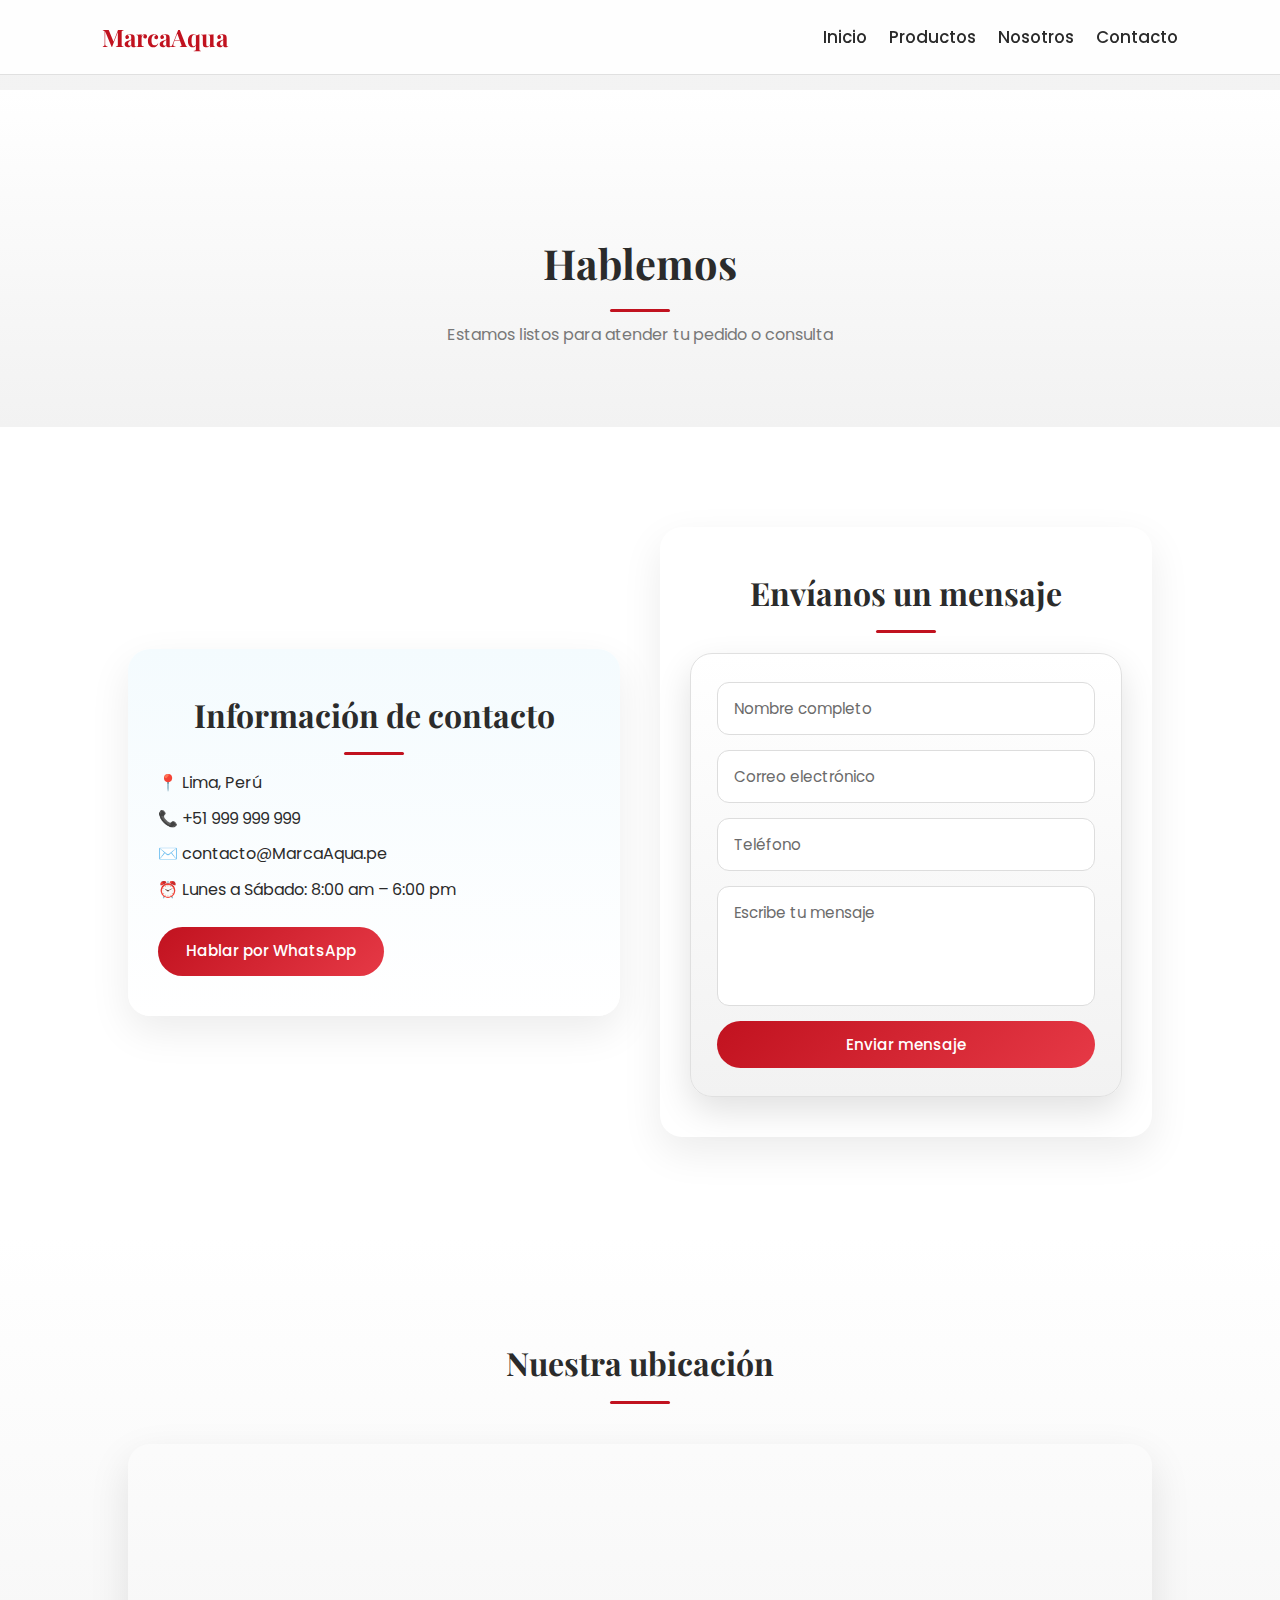
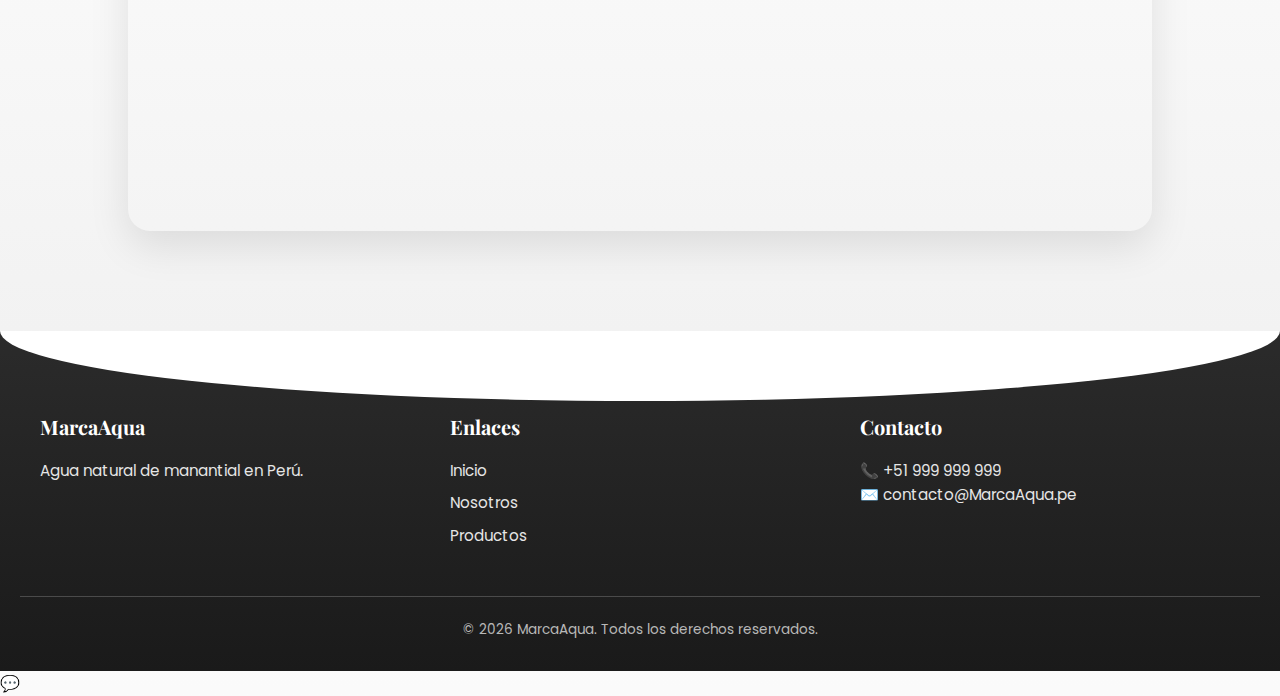
<file: pages/contacto.html>
<!DOCTYPE html>
<html lang="es">

<head>
    <!-- ================= SEO ================= -->
    <meta charset="UTF-8">
    <title>Contacto | MarcaAqua - Agua Natural de Manantial</title>
    <meta name="description"
        content="Contáctanos para pedidos de agua, bidones y distribución. AquaVida, agua natural de manantial en Perú.">
    <meta name="keywords" content="contacto AquaVida, pedidos de agua, bidones de agua Perú">
    <meta name="viewport" content="width=device-width, initial-scale=1.0">

    <!-- ================= FONTS ================= -->
    <link
        href="https://fonts.googleapis.com/css2?family=Playfair+Display:wght@600;700&family=Poppins:wght@400;500&display=swap"
        rel="stylesheet">

    <!-- ================= CSS ================= -->
    <link rel="stylesheet" href="../assets/css/style.css">
</head>
<style>
    /* =====================================
   HERO CONTACTO
===================================== */
.hero-contacto {
    padding: 120px 8% 70px;
    text-align: center;
    color: #ffffff;
    background:
        linear-gradient(rgba(15,76,117,.8), rgba(15,76,117,.8)),
        url("../img/contacto-hero.jpg") center/cover no-repeat;
}

.hero-contacto h2 {
    font-size: 2.6rem;
    margin-bottom: 10px;
}

.hero-contacto p {
    max-width: 600px;
    margin: auto;
    opacity: .9;
}

/* =====================================
   CONTACTO
===================================== */
.contacto {
    background: #ffffff;
}

.contacto-grid {
    display: grid;
    gap: 40px;
    max-width: 1100px;
    margin: auto;
}

.contacto-info {
    background: linear-gradient(180deg, #f4fbfe, #ffffff);
    padding: 40px 30px;
    border-radius: 22px;
    box-shadow: 0 15px 40px rgba(0,0,0,.08);
}

.contacto-info h2 {
    margin-bottom: 15px;
}

.contacto-datos {
    list-style: none;
    margin-bottom: 25px;
}

.contacto-datos li {
    margin-bottom: 10px;
    font-size: 1rem;
}

/* FORM */
.contacto-form {
    background: #ffffff;
    padding: 40px 30px;
    border-radius: 22px;
    box-shadow: 0 15px 40px rgba(0,0,0,.08);
}

.contacto-form h2 {
    margin-bottom: 20px;
}

.contacto-form form {
    display: flex;
    flex-direction: column;
    gap: 15px;
}

.contacto-form input,
.contacto-form textarea {
    padding: 14px 16px;
    border-radius: 12px;
    border: 1px solid #ddd;
    font-family: 'Poppins', sans-serif;
}

.contacto-form textarea {
    resize: none;
    min-height: 120px;
}

/* =====================================
   MAPA
===================================== */
.ubicacion .mapa {
    max-width: 1100px;
    margin: auto;
    border-radius: 22px;
    overflow: hidden;
    box-shadow: 0 15px 40px rgba(0,0,0,.1);
}

.ubicacion iframe {
    width: 100%;
    height: 380px;
    border: none;
}

/* =====================================
   RESPONSIVE
===================================== */
@media (min-width: 768px) {

    .hero-contacto {
        padding: 140px 12% 80px;
    }

    .contacto-grid {
        grid-template-columns: 1fr 1fr;
        align-items: center;
    }
}

</style>
<body>

    <!-- ================= HEADER ================= -->
<header>
    <h1>MarcaAqua</h1>
    <!-- ☰ ICONO -->
    <button id="menu-toggle" class="menu-toggle" aria-label="Abrir menú">
        <span></span>
        <span></span>
        <span></span>
    </button>


    <nav>
        <ul id="nav-menu">
            <li><a href="../index.html">Inicio</a></li>
            <li><a href="productos.html">Productos</a></li>
            <li><a href="nosotros.html">Nosotros</a></li>
            <li><a href="contacto.html">Contacto</a></li>
    </nav>
</header>


    <!-- ================= HERO ================= -->
<!-- ================= HERO CONTACTO ================= -->
<section class="hero-contacto">
    <h2>Hablemos</h2>
    <p>Estamos listos para atender tu pedido o consulta</p>
</section>

    <!-- ================= CONTACTO ================= -->
    <section class="contacto">
        <div class="contacto-grid">
    
            <!-- INFO -->
            <div class="contacto-info">
                <h2>Información de contacto</h2>
    
                <ul class="contacto-datos">
                    <li>📍 Lima, Perú</li>
                    <li>📞 +51 999 999 999</li>
                    <li>✉️ contacto@MarcaAqua.pe</li>
                    <li>⏰ Lunes a Sábado: 8:00 am – 6:00 pm</li>
                </ul>
    
                <a href="https://wa.me/51999999999" class="btn" target="_blank">
                    Hablar por WhatsApp
                </a>
            </div>
    
            <!-- FORM -->
            <div class="contacto-form">
                <h2>Envíanos un mensaje</h2>
    
                <form>
                    <input type="text" placeholder="Nombre completo" required>
                    <input type="email" placeholder="Correo electrónico" required>
                    <input type="tel" placeholder="Teléfono">
                    <textarea placeholder="Escribe tu mensaje" required></textarea>
    
                    <button type="submit" class="btn">Enviar mensaje</button>
                </form>
            </div>
    
        </div>
    </section>


    <!-- ================= MAPA ================= -->
<section class="ubicacion">
    <h2>Nuestra ubicación</h2>

    <div class="mapa">
        <iframe src="https://www.google.com/maps?q=Lima,Peru&output=embed" loading="lazy"
            referrerpolicy="no-referrer-when-downgrade">
        </iframe>
    </div>
</section>

    <!-- ================= FOOTER ================= -->
    <footer>
        <div class="footer-grid">

            <div>
                <h3>MarcaAqua</h3>
                <p>Agua natural de manantial en Perú.</p>
            </div>

            <div>
                <h3>Enlaces</h3>
                <p><a href="../index.html">Inicio</a></p>
                <p><a href="nosotros.html">Nosotros</a></p>
                <p><a href="productos.html">Productos</a></p>
            </div>

            <div>
                <h3>Contacto</h3>
                <p>📞 +51 999 999 999</p>
                <p>✉️ contacto@MarcaAqua.pe</p>
            </div>

        </div>

        <div class="footer-bottom">
            © 2026 MarcaAqua. Todos los derechos reservados.
        </div>
    </footer>

    <!-- ================= WHATSAPP FLOAT ================= -->
    <a href="https://wa.me/51999999999" class="whatsapp" target="_blank">💬</a>

    <!-- ================= JS ================= -->
    <script src="../assets/js/main.js"></script>

</body>

</html>
</file>
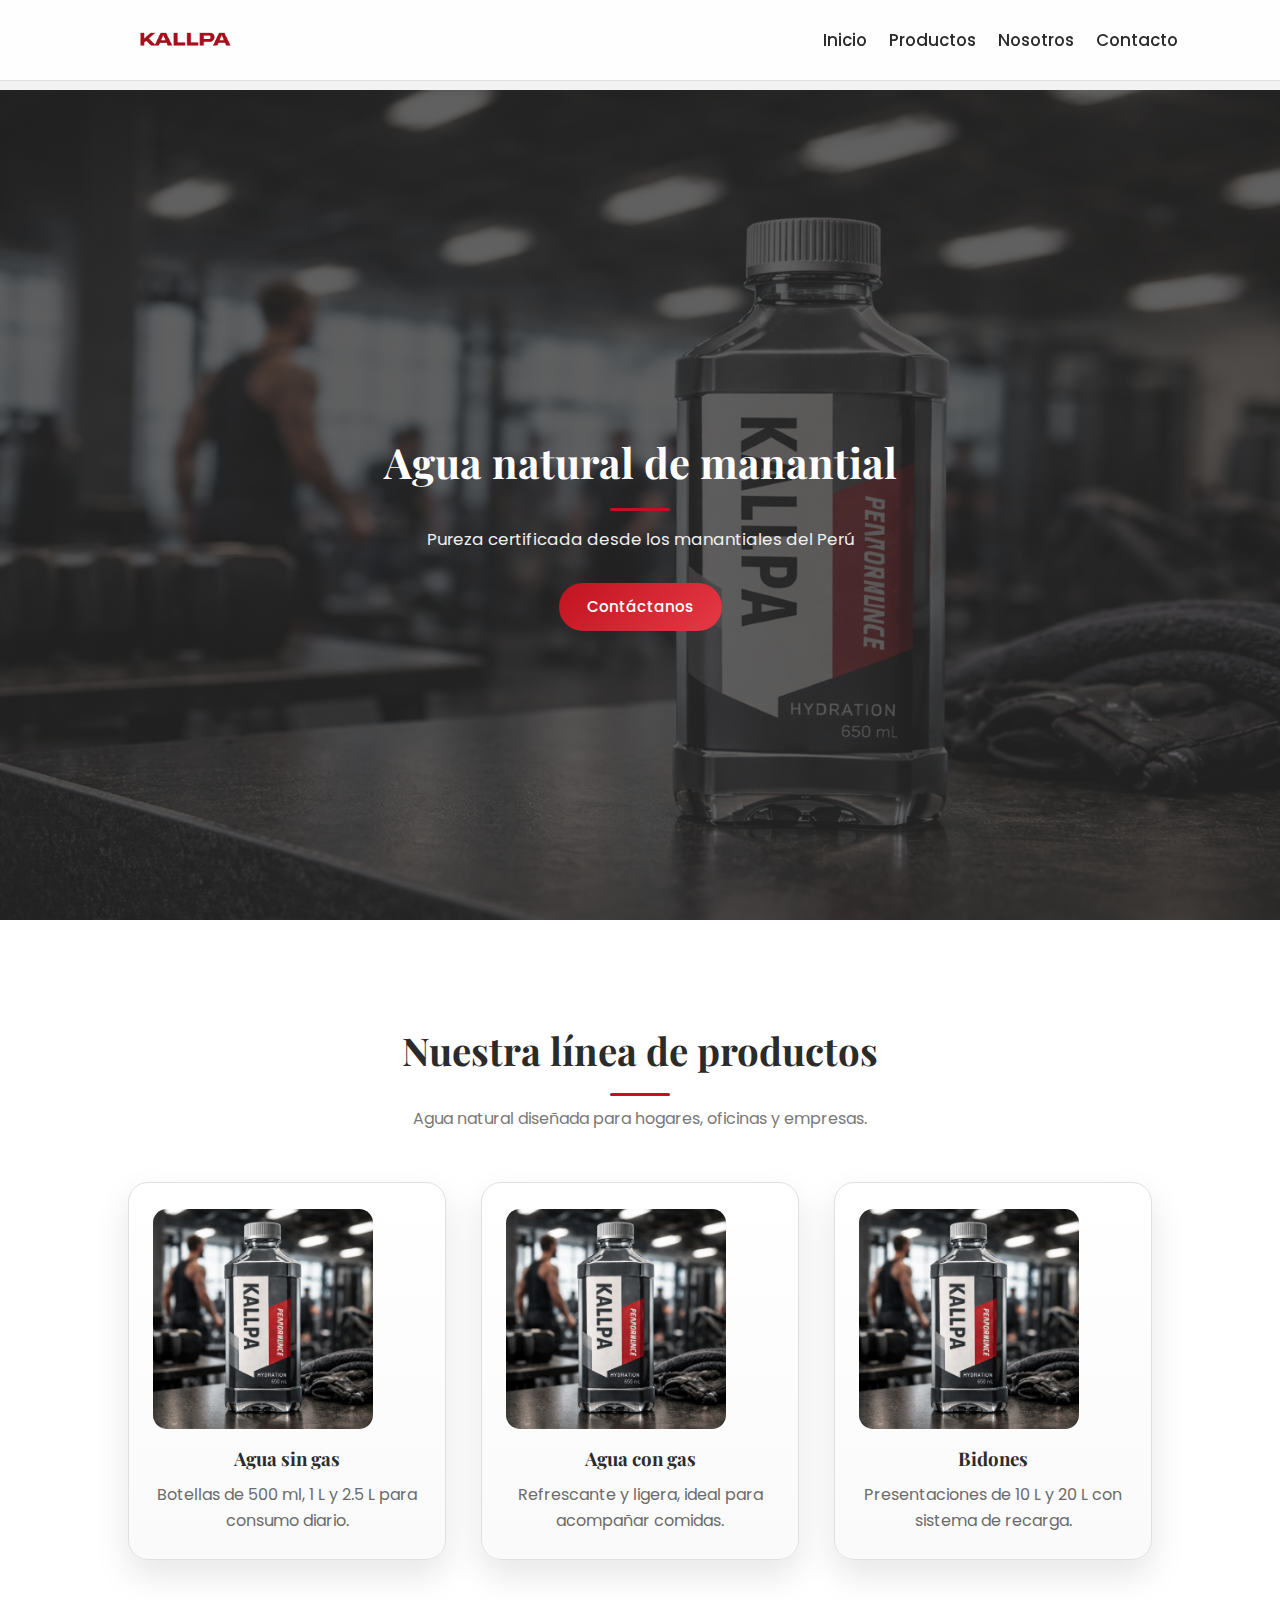
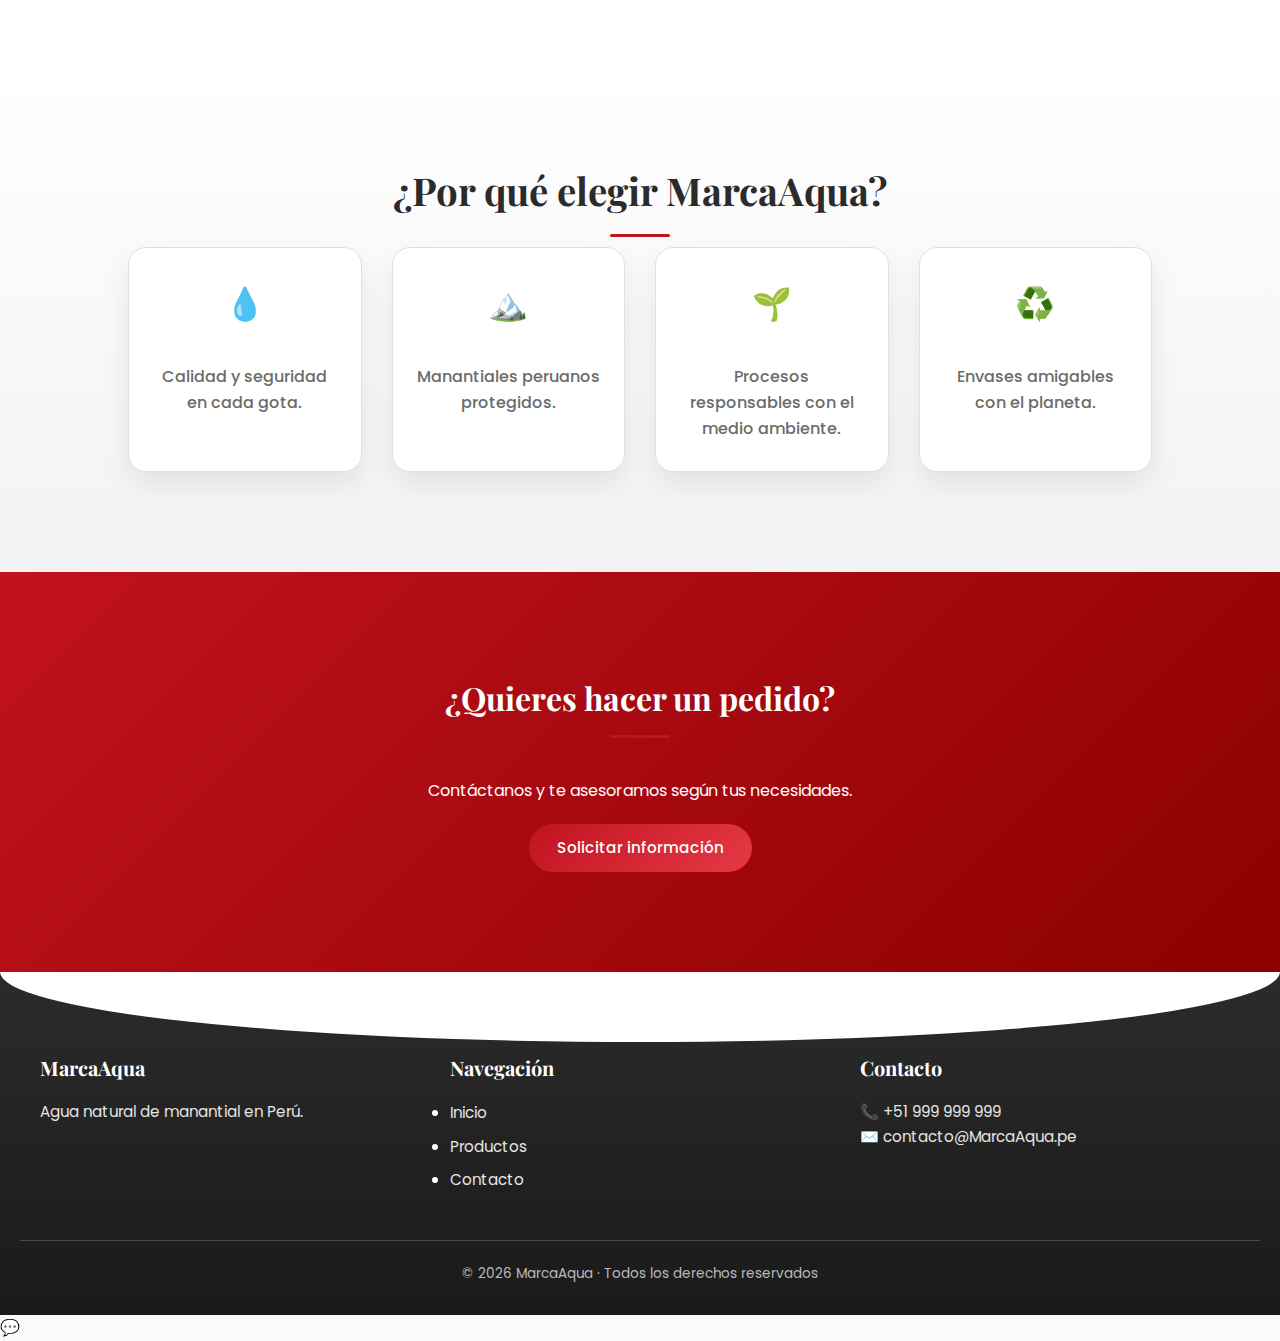
<file: pages/productos.html>
<!DOCTYPE html>
<html lang="es">

<head>
    <!-- ================= SEO ================= -->
    <meta charset="UTF-8">
    <title>Productos | MarcaAqua</title>
    <meta name="description" content="Productos AquaVida: agua sin gas, con gas y bidones de agua en Perú.">
    <meta name="viewport" content="width=device-width, initial-scale=1.0">

    <!-- ================= FONTS ================= -->
    <link
        href="https://fonts.googleapis.com/css2?family=Playfair+Display:wght@600;700&family=Poppins:wght@400;500&display=swap"
        rel="stylesheet">

    <!-- ================= CSS ================= -->
    <link rel="stylesheet" href="../assets/css/style.css">
</head>

<body>

<!-- ================= HEADER ================= -->
<header>
    <a href="index.html" class="logo">
        <img src="../assets/img/logo1.png" alt="MarcaAqua - Agua Natural">
    </a>
    <!-- ☰ ICONO -->
    <button id="menu-toggle" class="menu-toggle" aria-label="Abrir menú">
        <span></span>
        <span></span>
        <span></span>
    </button>


    <nav>
        <ul id="nav-menu">
            <li><a href="../index.html">Inicio</a></li>
            <li><a href="productos.html">Productos</a></li>
            <li><a href="nosotros.html">Nosotros</a></li>
            <li><a href="contacto.html">Contacto</a></li>
            
        </ul>
    </nav>
</header>

<!-- ================= HERO ================= -->
<section id="inicio" data-header="transparent">
    <h2>Agua natural de manantial</h2>
    <p>Pureza certificada desde los manantiales del Perú</p>
    <a href="#contacto" class="btn">Contáctanos</a>
</section>

    <!-- ================= PRODUCTOS ================= -->
    <section class="section-soft">
        <h2 class="section-title">Nuestra línea de productos</h2>
        <p class="section-desc">
            Agua natural diseñada para hogares, oficinas y empresas.
        </p>

        <div class="productos">
            <article class="producto">
                <img src="../assets/img/esencia.png" alt="Agua sin gas">
                <h3>Agua sin gas</h3>
                <p>Botellas de 500 ml, 1 L y 2.5 L para consumo diario.</p>
            </article>

            <article class="producto">
                <img src="../assets/img/esencia.png" alt="Agua con gas">
                <h3>Agua con gas</h3>
                <p>Refrescante y ligera, ideal para acompañar comidas.</p>
            </article>

            <article class="producto">
                <img src="../assets/img/esencia.png" alt="Bidones">
                <h3>Bidones</h3>
                <p>Presentaciones de 10 L y 20 L con sistema de recarga.</p>
            </article>
        </div>
    </section>

    <!-- ================= BENEFICIOS ================= -->
    <section class="section-light">
        <h2 class="section-title">¿Por qué elegir MarcaAqua?</h2>

        <div class="beneficios">
            <div class="beneficio">
                <span>💧</span>
                <h4>Pureza certificada</h4>
                <p>Calidad y seguridad en cada gota.</p>
            </div>

            <div class="beneficio">
                <span>🏔️</span>
                <h4>Origen natural</h4>
                <p>Manantiales peruanos protegidos.</p>
            </div>

            <div class="beneficio">
                <span>🌱</span>
                <h4>Sostenible</h4>
                <p>Procesos responsables con el medio ambiente.</p>
            </div>

            <div class="beneficio">
                <span>♻️</span>
                <h4>Reciclable</h4>
                <p>Envases amigables con el planeta.</p>
            </div>
        </div>
    </section>

    <!-- ================= CTA ================= -->
    <section class="cta">
        <h2>¿Quieres hacer un pedido?</h2>
        <p>Contáctanos y te asesoramos según tus necesidades.</p>
        <a href="../index.html#contacto" class="btn">Solicitar información</a>
    </section>

    <!-- ================= FOOTER ================= -->
    <footer>
        <div class="footer-grid">
            <div>
                <h3>MarcaAqua</h3>
                <p>Agua natural de manantial en Perú.</p>
            </div>

            <div>
                <h3>Navegación</h3>
                <ul>
                    <li><a href="../index.html">Inicio</a></li>
                    <li><a href="productos.html">Productos</a></li>
                    <li><a href="../index.html#contacto">Contacto</a></li>
                </ul>
            </div>

            <div>
                <h3>Contacto</h3>
                <p>📞 +51 999 999 999</p>
                <p>✉️ contacto@MarcaAqua.pe</p>
            </div>
        </div>

        <div class="footer-bottom">
            © 2026 MarcaAqua · Todos los derechos reservados
        </div>
    </footer>

    <a href="https://wa.me/51999999999" class="whatsapp">💬</a>

    <script src="../assets/js/main.js"></script>
</body>

</html>
</file>
<file: assets/css/style.css>
/*==========================================================================================
  VARIABLES DE COLOR
==========================================================================================*/
:root {
    --white: #ffffff;

    /* ROJOS */
    --red-primary: #c1121f;
    /* rojo principal */
    --red-soft: #e63946;
    /* rojo suave */
    --red-dark: #8b0000;
    /* rojo oscuro */

    /* GRISES */
    --gray-dark: #2b2b2b;
    --gray-medium: #6b6b6b;
    --gray-light: #f2f2f2;
    --gray-border: #e0e0e0;
}

/* ==================================================
   RESET & BASE
================================================== */
* {
    margin: 0;
    padding: 0;
    box-sizing: border-box;
}

body {
    font-family: 'Poppins', sans-serif;
    font-size: 16px;
    line-height: 1.6;
    color: var(--gray-dark);

    /* Fondo con profundidad (no blanco plano) */
    background: linear-gradient(180deg,
            var(--gray-light) 0%,
            var(--white) 60%,
            #fafafa 100%);

    overflow-x: hidden;
    padding-top: 70px;
}

h1,
h2,
h3 {
    font-family: 'Playfair Display', serif;
    font-weight: 700;
    color: var(--gray-dark);
}

p {
    color: var(--gray-medium);
}

a {
    text-decoration: none;
    color: inherit;
}

img {
    max-width: 100%;
    display: block;
    border-radius: 14px;
}

/* ==================================================
   SECCIONES (alternancia elegante)
================================================== */
section {
    padding: 80px 10%;
}

/* Secciones claras con leve gris */
section:nth-child(even) {
    background: linear-gradient(180deg,
            var(--white),
            var(--gray-light));
}

/* Secciones blancas limpias */
section:nth-child(odd) {
    background-color: var(--white);
}

/* ==================================================
   BOTONES
================================================== */
button,
.btn {
    font-family: 'Poppins', sans-serif;
    cursor: pointer;
    border: none;
    outline: none;
}

.btn,
form button {
    display: inline-block;
    padding: 12px 28px;
    border-radius: 30px;
    font-size: 0.95rem;
    font-weight: 500;
    color: var(--white);

    /* Rojo elegante con profundidad */
    background: linear-gradient(135deg,
            var(--red-primary),
            var(--red-soft));

    transition: transform 0.3s ease,
        box-shadow 0.3s ease,
        background 0.3s ease;
}

.btn:hover,
form button:hover {
    background: linear-gradient(135deg,
            var(--red-soft),
            var(--red-primary));
    transform: translateY(-3px);
    box-shadow: 0 12px 28px rgba(193, 18, 31, 0.35);
}

/* ==================================================
   SECCIONES GENERALES
================================================== */
section {
    padding: 80px 20px;
    position: relative;
}

section h2 {
    font-size: 2rem;
    text-align: center;
    margin-bottom: 40px;

    /* Gris oscuro con acento rojo */
    color: var(--gray-dark);
    position: relative;
}

/* Línea decorativa bajo títulos */
section h2::after {
    content: '';
    width: 60px;
    height: 3px;
    background: var(--red-primary);
    display: block;
    margin: 12px auto 0;
    border-radius: 2px;
}

/* ==================================================
   HERO
================================================== */
#inicio {
    min-height: calc(100vh - 70px);
    padding: 110px 20px 60px;
    text-align: center;
    color: var(--white);

    /* Hero en gris con overlay elegante */
    background:
        linear-gradient(rgba(43, 43, 43, 0.75),
            rgba(43, 43, 43, 0.75)),
        url("../img/hero.png") center / cover no-repeat;

    display: flex;
    flex-direction: column;
    justify-content: center;
    align-items: center;
}

#inicio h2 {
    font-size: 2.6rem;
    color: var(--white);
    margin-bottom: 15px;
}

#inicio p {
    color: #f0f0f0;
    font-size: 1.05rem;
    max-width: 600px;
    margin-bottom: 30px;
}
/* ================= HEADER & NAV ================= */

/* HEADER BASE */
header {
    position: fixed;
    top: 0;
    width: 100%;
    padding: 14px 24px;
    display: flex;
    align-items: center;
    justify-content: space-between;

    /* Blanco + blur elegante */
    background: rgba(255, 255, 255, 0.88);
    border-bottom: 1px solid var(--gray-border);
    backdrop-filter: blur(14px);
    -webkit-backdrop-filter: blur(14px);

    transition: background 0.35s ease, box-shadow 0.35s ease;
    z-index: 1000;
}

/* LOGO */
header h1 {
    font-family: 'Playfair Display', serif;
    font-size: 1.5rem;
    color: var(--red-primary);
}
/* LOGO */
.logo img {
    height: 38px;
    /* tamaño ideal para header */
    width: auto;
    /* mantiene proporción */
    display: block;
}

/* ================= HEADER STATES (JS) ================= */
header.scrolled,
header.blue {
    background: var(--gray-dark);
    box-shadow: 0 8px 25px rgba(0, 0, 0, 0.18);
}

header.dark {
    background: rgba(43, 43, 43, 0.95);
}

/* LOGO COLOR ON DARK */
header.scrolled h1,
header.blue h1,
header.dark h1 {
    color: var(--white);
}

/* ================= NAV DESKTOP ================= */
nav ul {
    list-style: none;
    display: flex;
    gap: 22px;
}

nav a {
    font-size: 1.05rem;
    font-weight: 500;
    color: var(--gray-dark);
    position: relative;
    transition: color 0.3s ease;
}

/* Hover underline elegante */
nav a::after {
    content: "";
    position: absolute;
    left: 0;
    bottom: -6px;
    width: 0;
    height: 2px;
    background: var(--red-primary);
    transition: width 0.3s ease;
}

nav a:hover::after {
    width: 100%;
}

nav a:hover {
    color: var(--red-primary);
}

/* NAV COLOR EN HEADER OSCURO */
header.scrolled nav a,
header.blue nav a,
header.dark nav a {
    color: var(--white);
}

/* ================= MENU TOGGLE (MOBILE) ================= */
.menu-toggle {
    width: 34px;
    height: 22px;
    display: none;
    flex-direction: column;
    justify-content: space-between;
    background: transparent;
    border: none;
    cursor: pointer;
    z-index: 1100;
}

.menu-toggle span {
    height: 3px;
    width: 100%;
    background: var(--gray-dark);
    border-radius: 3px;
    transition: 0.3s ease;
}

/* Toggle color on dark header */
header.scrolled .menu-toggle span,
header.blue .menu-toggle span,
header.dark .menu-toggle span {
    background: var(--red-primary);
}

/* ================= ANIMATION ☰ → ✕ ================= */
.menu-toggle.active span:nth-child(1) {
    transform: translateY(9px) rotate(45deg);
}

.menu-toggle.active span:nth-child(2) {
    opacity: 0;
}

.menu-toggle.active span:nth-child(3) {
    transform: translateY(-9px) rotate(-45deg);
}
/* ================= MOBILE NAV ================= */
@media (max-width: 768px) {

    .menu-toggle {
        display: flex;
    }

    nav ul {
        position: fixed;
        top: 0;
        right: -100%;
        width: 85%;
        height: 100vh;

        /* Rojo + gris oscuro (más elegante) */
        background: linear-gradient(180deg,
                var(--gray-dark),
                var(--red-dark));

        backdrop-filter: blur(18px);
        -webkit-backdrop-filter: blur(18px);

        flex-direction: column;
        justify-content: center;
        align-items: center;
        gap: 28px;

        transition: right 0.4s ease;
        z-index: 1050;
    }

    nav ul.active {
        right: 0;
    }

    nav ul li a {
        font-size: 1.35rem;
        font-weight: 500;
        color: var(--white);
    }

    nav ul li a::after {
        background: var(--red-soft);
    }
          .logo img {
              height: 32px;
          }
        

}

/* ================= DESKTOP SPACING ================= */
@media (min-width: 768px) {
    header {
        padding: 18px 8%;
    }
}
/*=============================================================================*/
/*============================BENEFICIOS=========================================*/
/*=============================================================================*/
/* ================= BENEFICIOS ================= */
/* ================= BENEFICIOS ================= */
.beneficios {
    display: grid;
    gap: 22px;
    max-width: 1200px;
    margin: auto;
}

.benefici {
    position: relative;
    padding: 30px 24px;
    text-align: center;
    border-radius: 22px;
    background: linear-gradient(180deg,
            var(--white),
            #fafafa);
    border: 1px solid var(--gray-border);
    color: var(--gray-dark);
    font-weight: 500;
    font-size: 1rem;

    box-shadow: 0 12px 30px rgba(0, 0, 0, 0.14);
    overflow: hidden;

    transition: transform 0.35s ease, box-shadow 0.35s ease;
}

/* Onda decorativa tipo agua */
.benefici::before {
    content: "";
    position: absolute;
    bottom: -22px;
    left: -25px;
    width: 150%;
    height: 65px;
    background: rgba(255, 255, 255, 0.35);
    border-radius: 50%;
}

/* Hover */
.benefici:hover {
    transform: translateY(-8px);
    box-shadow: 0 20px 45px rgba(0, 0, 0, 0.22);
}

/* Emoji / icono */
.benefici span {
    display: block;
    font-size: 1.9rem;
    margin-bottom: 12px;
    color: var(--red-primary);
}

/* Responsive */
@media (min-width: 768px) {
    .beneficios {
        grid-template-columns: repeat(4, 1fr);
    }
}

/*=============================================================================
   ================= FOOTER =================
=============================================================================*/
footer {
    position: relative;
    background: linear-gradient(180deg,
            var(--gray-dark),
            #1a1a1a);
    color: var(--white);
    padding: 80px 20px 30px;
    overflow: hidden;
}

/* Onda decorativa superior */
footer::before {
    content: "";
    position: absolute;
    top: -70px;
    left: 0;
    width: 100%;
    height: 140px;
    background: var(--white);
    border-radius: 0 0 50% 50%;
}

/* GRID */
.footer-grid {
    display: grid;
    gap: 30px;
    max-width: 1200px;
    margin: auto;
    position: relative;
    z-index: 2;
}

/* TITULOS */
.footer-grid h3 {
    font-family: 'Playfair Display', serif;
    font-size: 1.25rem;
    margin-bottom: 16px;
    color: var(--white);
}

/* TEXTO */
.footer-grid p,
.footer-grid a {
    font-size: 0.95rem;
    color: #e6e6e6;
    line-height: 1.6;
}

/* LINKS */
.footer-grid a {
    display: inline-block;
    margin-bottom: 8px;
    transition: color 0.3s ease, transform 0.3s ease;
}

.footer-grid a:hover {
    color: var(--red-soft);
    transform: translateX(6px);
}

/* ICONOS */
.footer-grid span {
    margin-right: 8px;
    color: var(--red-soft);
}

/* FOOTER BOTTOM */
.footer-bottom {
    text-align: center;
    font-size: 0.85rem;
    color: rgba(255, 255, 255, 0.7);
    margin-top: 40px;
    padding-top: 22px;
    border-top: 1px solid rgba(255, 255, 255, 0.2);
}

/* ================= RESPONSIVE ================= */
@media (min-width: 768px) {
    .footer-grid {
        grid-template-columns: repeat(3, 1fr);
    }
}
/*=============================================================================
   ================= RESEÑAS =================
=============================================================================*/
.reseñas {
    display: grid;
    gap: 25px;
    max-width: 1100px;
    margin: auto;

    background: linear-gradient(180deg,
            var(--white),
            var(--gray-light));

    border-left: 6px solid var(--red-primary);
    padding: 30px 24px;
    border-radius: 18px;
}

.reseña {
    background: var(--white);
    padding: 26px 24px;
    border-radius: 20px;
    box-shadow: 0 10px 30px rgba(0, 0, 0, 0.12);
    text-align: center;
    transition: transform 0.3s ease, box-shadow 0.3s ease;
}

.reseña:hover {
    transform: translateY(-6px);
    box-shadow: 0 18px 40px rgba(0, 0, 0, 0.18);
}

.reseña p {
    font-style: italic;
    margin-bottom: 12px;
    color: var(--gray-medium);
}

/* Estrellas */
.reseña span {
    color: var(--red-soft);
    font-size: 1.15rem;
}

/* Grid desktop */
@media (min-width: 768px) {
    .reseñas {
        grid-template-columns: repeat(3, 1fr);
    }
}

/*=============================================================================
   BENEFICIO DESTACADO
=============================================================================*/
.beneficio {
    background: linear-gradient(135deg,
            var(--red-primary),
            var(--red-dark));
    color: var(--white);
    font-weight: 500;
}

/*=============================================================================
   NUESTRA ESENCIA
=============================================================================*/
.grid-2 {
    display: grid;
    gap: 30px;
    align-items: center;
}

.grid-2 p {
    font-size: 1.05rem;
    color: var(--gray-medium);
}

/* Imagen */
.essence-img {
    max-width: 380px;
    margin: auto;
    border-radius: 18px;
    border: 4px solid var(--red-soft);
    box-shadow: 0 12px 30px rgba(0, 0, 0, 0.14);
}

/*=============================================================================
   PRODUCTOS – SLIDER
=============================================================================*/
.productos-slider {
    overflow: hidden;
    max-width: 1200px;
    margin: auto;
}

.productos-track {
    display: flex;
    gap: 25px;
    transition: transform 0.6s ease;
}

.producto {
    min-width: 100%;
    padding: 24px 20px;
    text-align: center;
    border-radius: 18px;

    background: linear-gradient(180deg,
            var(--white),
            #fafafa);

    border: 1px solid var(--gray-border);
    box-shadow: 0 8px 25px rgba(0, 0, 0, 0.1);

    transition: background 0.3s ease, transform 0.3s ease;
}

.producto:hover {
    background: linear-gradient(180deg,
            var(--gray-light),
            var(--white));
    transform: translateY(-4px);
}

.producto img {
    height: 220px;
    object-fit: cover;
    margin-bottom: 14px;
}

.producto h3 {
    color: var(--gray-dark);
}
/* ==================================================
   FORMULARIO
================================================== */
form {
    max-width: 520px;
    margin: auto;
    padding: 28px 26px;

    display: flex;
    flex-direction: column;
    gap: 16px;

    background: linear-gradient(180deg,
            var(--white),
            var(--gray-light));

    border-radius: 22px;
    border: 1px solid var(--gray-border);
    box-shadow: 0 14px 35px rgba(0, 0, 0, 0.12);
}

input,
textarea {
    padding: 14px 16px;
    border-radius: 14px;
    border: 1px solid var(--gray-border);

    font-family: 'Poppins', sans-serif;
    font-size: 0.95rem;
    color: var(--gray-dark);

    background: var(--white);
    transition: border 0.3s ease, box-shadow 0.3s ease;
}

input::placeholder,
textarea::placeholder {
    color: var(--gray-medium);
}

input:focus,
textarea:focus {
    outline: none;
    border-color: var(--red-primary);
    box-shadow: 0 0 0 3px rgba(193, 18, 31, 0.15);
}

textarea {
    resize: none;
    min-height: 120px;
}

/* ==================================================
   RESPONSIVE GLOBAL (MOBILE FIRST)
================================================== */

/* GRID */
.grid-2 {
    display: grid;
    grid-template-columns: 1fr;
    gap: 30px;
}

/* PRODUCTOS */
.producto {
    min-width: 100%;
}

/* BENEFICIOS */
.beneficios {
    display: grid;
    grid-template-columns: 1fr;
    gap: 20px;
}

/* FOOTER */
.footer-grid {
    display: grid;
    grid-template-columns: 1fr;
    gap: 30px;
    text-align: center;
}

/* ==================================================
   TABLET
================================================== */
@media (min-width: 768px) {

    body {
        padding-top: 90px;
    }

    section {
        padding: 90px 8%;
    }

    .grid-2 {
        grid-template-columns: 1fr 1fr;
        align-items: center;
    }

    .producto {
        min-width: calc(100% / 2);
    }

    .beneficios {
        grid-template-columns: repeat(2, 1fr);
    }

    .footer-grid {
        grid-template-columns: repeat(2, 1fr);
        text-align: left;
    }
}

/* ==================================================
   DESKTOP
================================================== */
@media (min-width: 1024px) {

    section {
        padding: 100px 10%;
    }

    .producto {
        min-width: calc(100% / 3);
    }

    .beneficios {
        grid-template-columns: repeat(4, 1fr);
    }

    .footer-grid {
        grid-template-columns: repeat(3, 1fr);
    }
          .logo img {
              height: 44px;
          }
}
/* ======================================================================
   ===================== PRODUCTOS CSS =====================
====================================================================== */

/* ================= BASE ================= */
section {
    padding: 80px 8%;
}

h1,
h2,
h3 {
    font-family: 'Playfair Display', serif;
    color: var(--gray-dark);
}

/* ================= SECCIONES ================= */
.section-soft {
    background: var(--white);
}

.section-light {
    background: linear-gradient(180deg,
            var(--gray-light),
            var(--white));
}

.section-title {
    text-align: center;
    font-size: 2.4rem;
    margin-bottom: 10px;
}

.section-desc {
    text-align: center;
    max-width: 600px;
    margin: 0 auto 50px;
    color: var(--gray-medium);
    opacity: 0.9;
}

/* ================= PRODUCTOS ================= */
.productos {
    display: grid;
    grid-template-columns: repeat(auto-fit, minmax(260px, 1fr));
    gap: 35px;
}

.producto {
    background: linear-gradient(180deg,
            var(--white),
            #fafafa);
    border-radius: 20px;
    padding: 26px 24px;
    text-align: center;

    border: 1px solid var(--gray-border);
    box-shadow: 0 15px 35px rgba(0, 0, 0, 0.1);

    transition: transform 0.3s ease, box-shadow 0.3s ease;
}

.producto:hover {
    transform: translateY(-6px);
    box-shadow: 0 22px 45px rgba(0, 0, 0, 0.16);
}

.producto img {
    width: 100%;
    max-width: 220px;
    margin-bottom: 15px;
}

.producto h3 {
    margin-bottom: 8px;
}

/* ================= BENEFICIOS ================= */
.beneficios {
    display: grid;
    grid-template-columns: repeat(auto-fit, minmax(220px, 1fr));
    gap: 30px;
}

.beneficio {
    background: var(--white);
    border-radius: 18px;
    padding: 30px 22px;
    text-align: center;

    border: 1px solid var(--gray-border);
    box-shadow: 0 12px 28px rgba(0, 0, 0, 0.08);

    transition: transform 0.3s ease;
}

.beneficio:hover {
    transform: translateY(-5px);
}

.beneficio span {
    font-size: 2rem;
    color: var(--red-primary);
    display: block;
    margin-bottom: 10px;
}

/* ================= CTA ================= */
.cta {
    text-align: center;
    color: var(--white);

    background: linear-gradient(135deg,
            var(--red-primary),
            var(--red-dark));
}

.cta h2,
.cta p {
    color: var(--white);
}

.cta .btn {
    margin-top: 20px;
}

/* ======================================================================
   ===================== NOSOTROS CSS =====================
====================================================================== */

/* ================= HERO NOSOTROS ================= */
.hero-nosotros {
    padding: 120px 8% 70px;
    text-align: center;
    color: var(--white);

    background:
        linear-gradient(rgba(43, 43, 43, 0.75),
            rgba(193, 18, 31, 0.75)),
        url("../img/nosotros-hero.jpg") center / cover no-repeat;
}

.hero-nosotros h2 {
    font-size: 2.6rem;
    margin-bottom: 10px;
    color: var(--white);
}

.hero-nosotros p {
    max-width: 620px;
    margin: 0 auto;
    font-size: 1.05rem;
    opacity: 0.9;
    color: #f2f2f2;
}

/* ======================================================================
   NOSOTROS - HISTORIA
====================================================================== */
.nosotros {
    background: #ffffff;
}

.nosotros-grid {
    display: grid;
    gap: 40px;
    align-items: center;
}

.nosotros-texto h2 {
    font-size: 2.2rem;
    margin-bottom: 15px;
}

.nosotros-texto p {
    margin-bottom: 15px;
    line-height: 1.7;
    opacity: .9;
}

.nosotros-img img {
    border-radius: 20px;
    box-shadow: 0 18px 40px rgba(0, 0, 0, .12);
}

/* ======================================================================
   MISIÓN / VISIÓN
====================================================================== */
.mision-vision {
    display: grid;
    gap: 30px;
}

.mision-vision .card {
    background: #f9fcfd;
    padding: 35px 30px;
    border-radius: 18px;
    text-align: center;
    box-shadow: 0 12px 30px rgba(0, 0, 0, .06);
}

.mision-vision h3 {
    font-size: 1.6rem;
    margin-bottom: 10px;
    color: #0f4c75;
}

/* ======================================================================
   RESPONSIVE - TABLET
====================================================================== */
@media (min-width: 768px) {

    body {
        padding-top: 90px;
    }

    section {
        padding: 90px 8%;
    }

    .grid-2 {
        grid-template-columns: 1fr 1fr;
        align-items: center;
    }

    .producto {
        min-width: calc(100% / 2);
    }

    .beneficios {
        grid-template-columns: repeat(2, 1fr);
    }

    .footer-grid {
        grid-template-columns: repeat(2, 1fr);
        text-align: left;
    }

    .hero-nosotros {
        padding: 140px 12% 80px;
    }

    .nosotros-grid {
        grid-template-columns: 1fr 1fr;
    }

    .mision-vision {
        grid-template-columns: repeat(2, 1fr);
    }
}

/* ======================================================================
   RESPONSIVE - DESKTOP
====================================================================== */
@media (min-width: 1024px) {

    section {
        padding: 100px 10%;
    }

    .producto {
        min-width: calc(100% / 3);
    }

    .beneficios {
        grid-template-columns: repeat(4, 1fr);
    }

    .footer-grid {
        grid-template-columns: repeat(3, 1fr);
    }
}
</file>
